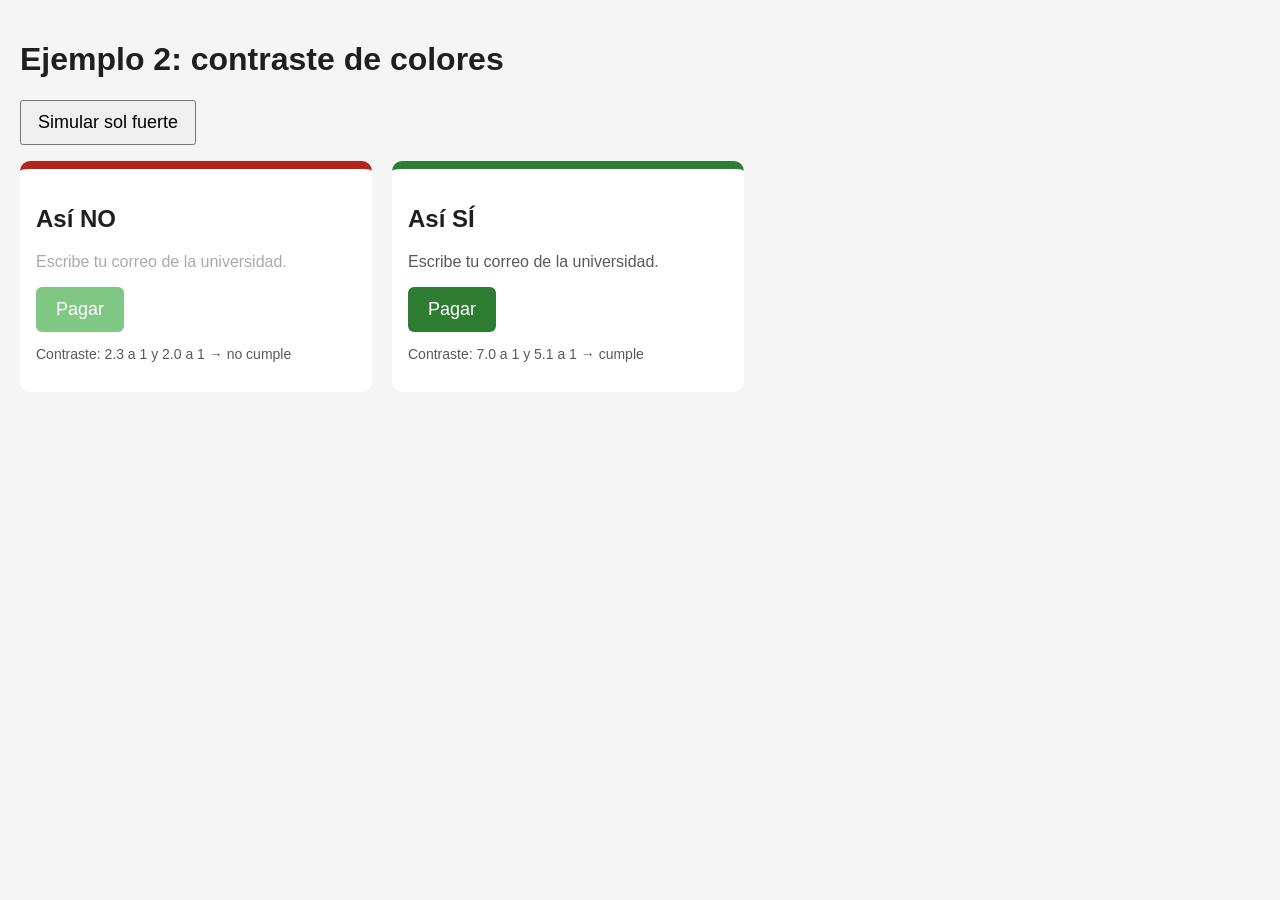
<file: ejercicio2.html>
<!DOCTYPE html>
<html lang="es">
<head>
	<meta charset="utf-8">
	<meta name="viewport" content="width=device-width, initial-scale=1">
	<title>Ejemplo 2 · Contraste de colores</title>
	<link rel="stylesheet" href="ejercicio2.css">
</head>
<body>
	<h1>Ejemplo 2: contraste de colores</h1>
	
	<button id="btn-sol">Simular sol fuerte</button>
	
	<div class="comparar" id="zona">
	
		<div class="tarjeta mal">
			<h2>Así NO</h2>
			<p class="ayuda">Escribe tu correo de la universidad.</p>
			<button class="boton">Pagar</button>
			<p class="nota">Contraste: 2.3 a 1 y 2.0 a 1 → no cumple</p>
		</div>
		
		<div class="tarjeta bien">
			<h2>Así SÍ</h2>
			<p class="ayuda">Escribe tu correo de la universidad.</p>
			<button class="boton">Pagar</button>
			<p class="nota">Contraste: 7.0 a 1 y 5.1 a 1 → cumple</p>
		</div>
		
	</div>
	
	<!-- ======== JavaScript: el comportamiento ======== -->
	<script src="ejercicio2.js"></script>
</body>
</html>
</file>
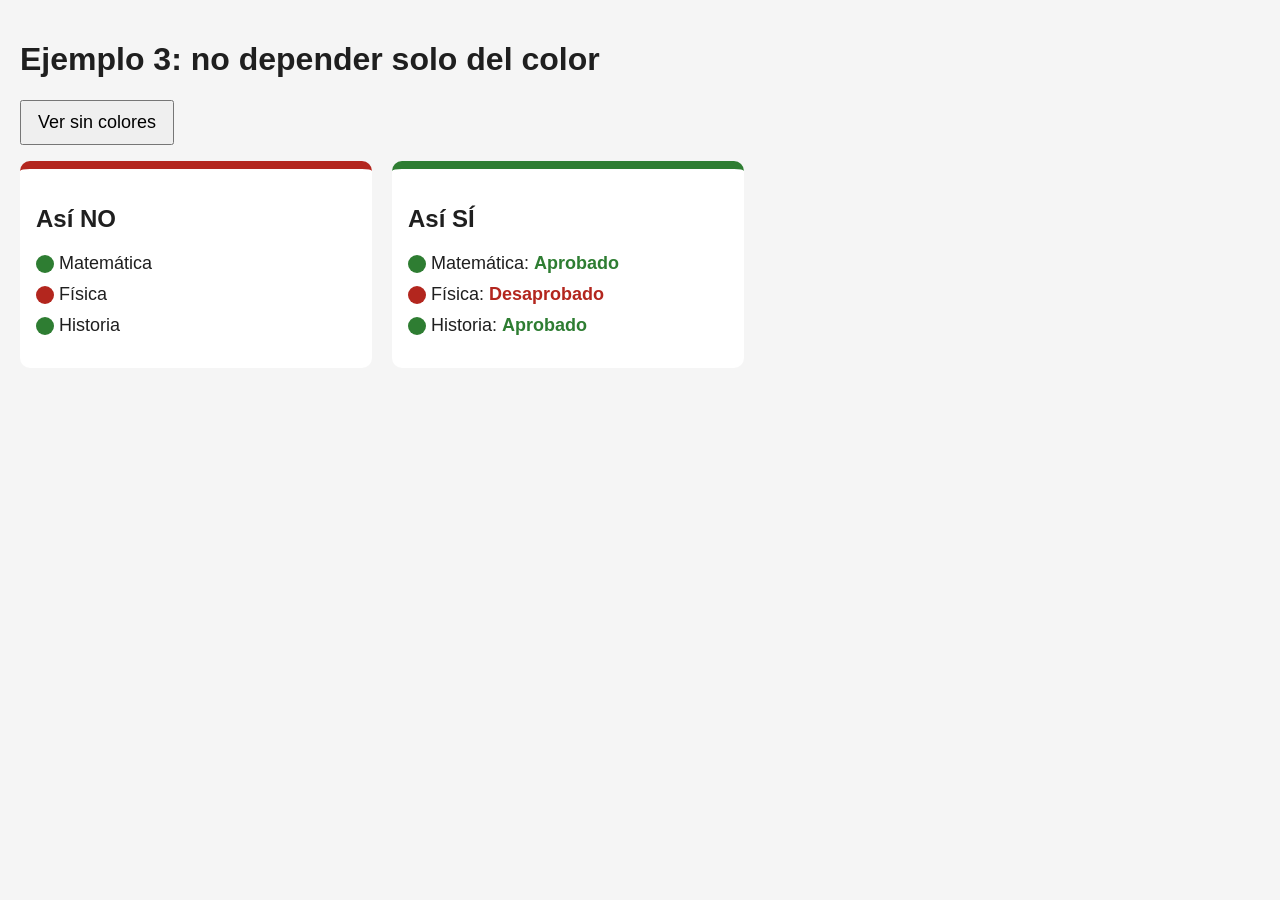
<file: ejercicio3.html>
<!DOCTYPE html>
<html lang="es">
<head>
	<meta charset="utf-8">
	<meta name="viewport" content="width=device-width, initial-scale=1">
	<title>Ejemplo 3 · No depender solo del color</title>
	<link rel="stylesheet" href="ejercicio3.css">
</head>
<body>
	<h1>Ejemplo 3: no depender solo del color</h1>
	
	<button id="btn-gris">Ver sin colores</button>
	 
	<div class="comparar" id="zona">
	
		<!--Así NO: solo un punto de color dice si aprobó -->
		<div class="tarjeta mal">
			<h2>
			 Así NO</h2>
			<ul>
			<li><span class="punto verde"></span> Matemática</li>
			<li><span class="punto rojo"></span> Física</li>
			<li><span class="punto verde"></span> Historia</li>
			</ul>
		</div>
		
		<!--Así SÍ: punto + icono + palabra -->
		<div class="tarjeta bien">
			<h2> Así SÍ</h2>
			<ul>
				<li><span class="punto verde"></span> Matemática: <span class="aprobado">Aprobado</span></li>
				<li><span class="punto rojo"></span> Física: <span class="desaprobado">Desaprobado</span></li>
				<li><span class="punto verde"></span> Historia: <span class="aprobado">Aprobado</span></li>
			</ul>
		</div>
	</div>
	
	<!-- ======== JavaScript: el comportamiento ======== -->
	<script src="ejercicio3.js"></script>
</body>
</html>
</file>
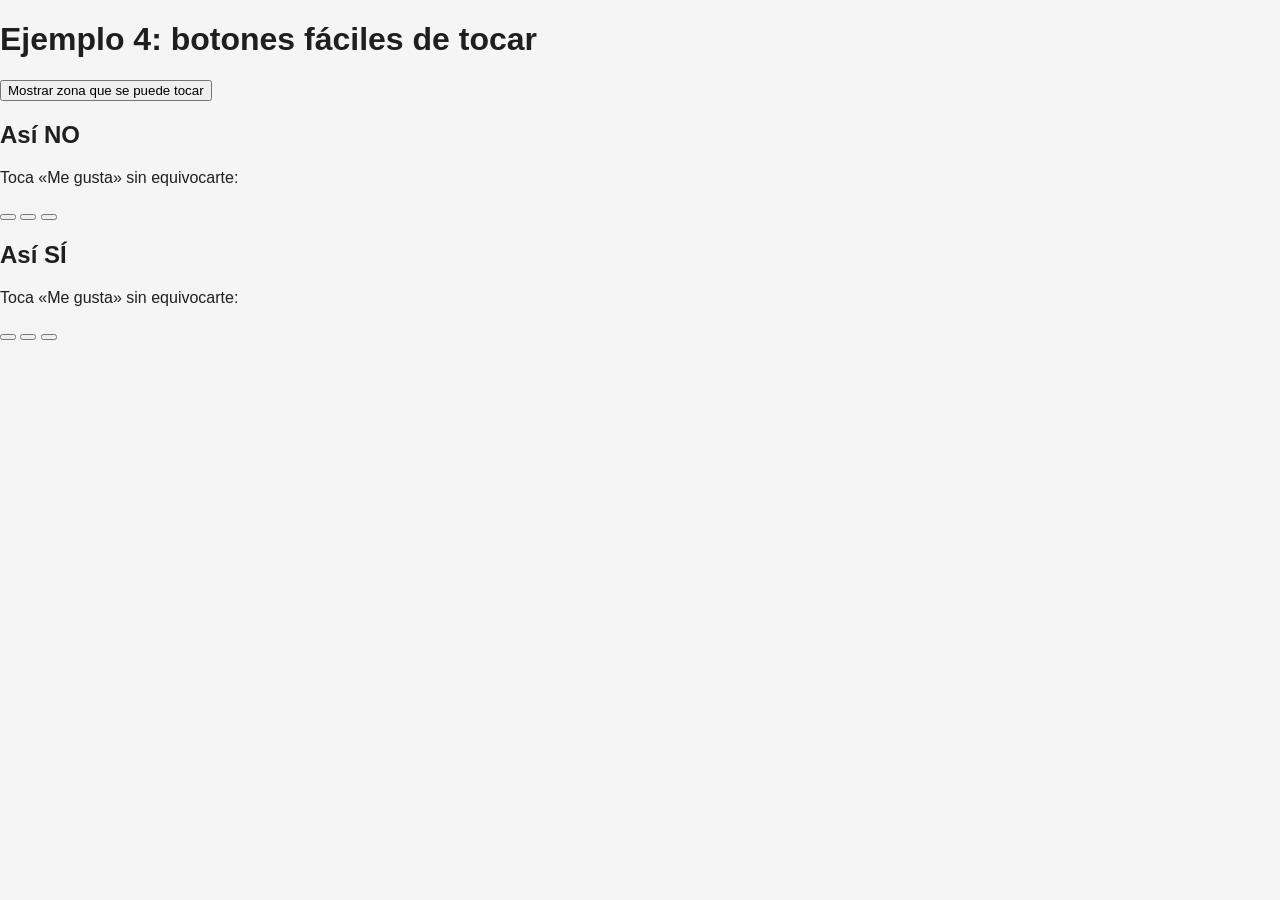
<file: ejercicio4.html>
<!DOCTYPE html>
<html lang="es">
<head>
	<meta charset="utf-8">
	<meta name="viewport" content="width=device-width, initial-scale=1">
	<title>Ejemplo 4 · Botones fáciles de tocar</title>
	<link rel="stylesheet" href="ejercicio4.css">
</head>
<body>
	<h1>Ejemplo 4: botones fáciles de tocar</h1>
	<button id="btn-zona">Mostrar zona que se puede tocar</button>

	<div class="comparar" id="zona">
	
		<div class="tarjeta mal">
			<h2>Así NO</h2>
			<p>Toca «Me gusta» sin equivocarte:</p>
			<button aria-label="Me gusta"> </button>
			<button aria-label="No me gusta"> </button>
			<button aria-label="Compartir"> </button>
			<p class="mensaje" id="mensaje-mal"></p>
		</div>
		
		<div class="tarjeta bien">
			<h2>Así SÍ</h2>
			<p>Toca «Me gusta» sin equivocarte:</p>
			<button aria-label="Me gusta"> </button>
			<button aria-label="No me gusta"> </button>
			<button aria-label="Compartir"> </button>
			<p class="mensaje" id="mensaje-bien"></p>
		</div>
	</div>
	
	<!-- ======== JavaScript: el comportamiento ======== -->
	<script src="ejercicio4.js"></script>
</body>
</html>
</file>
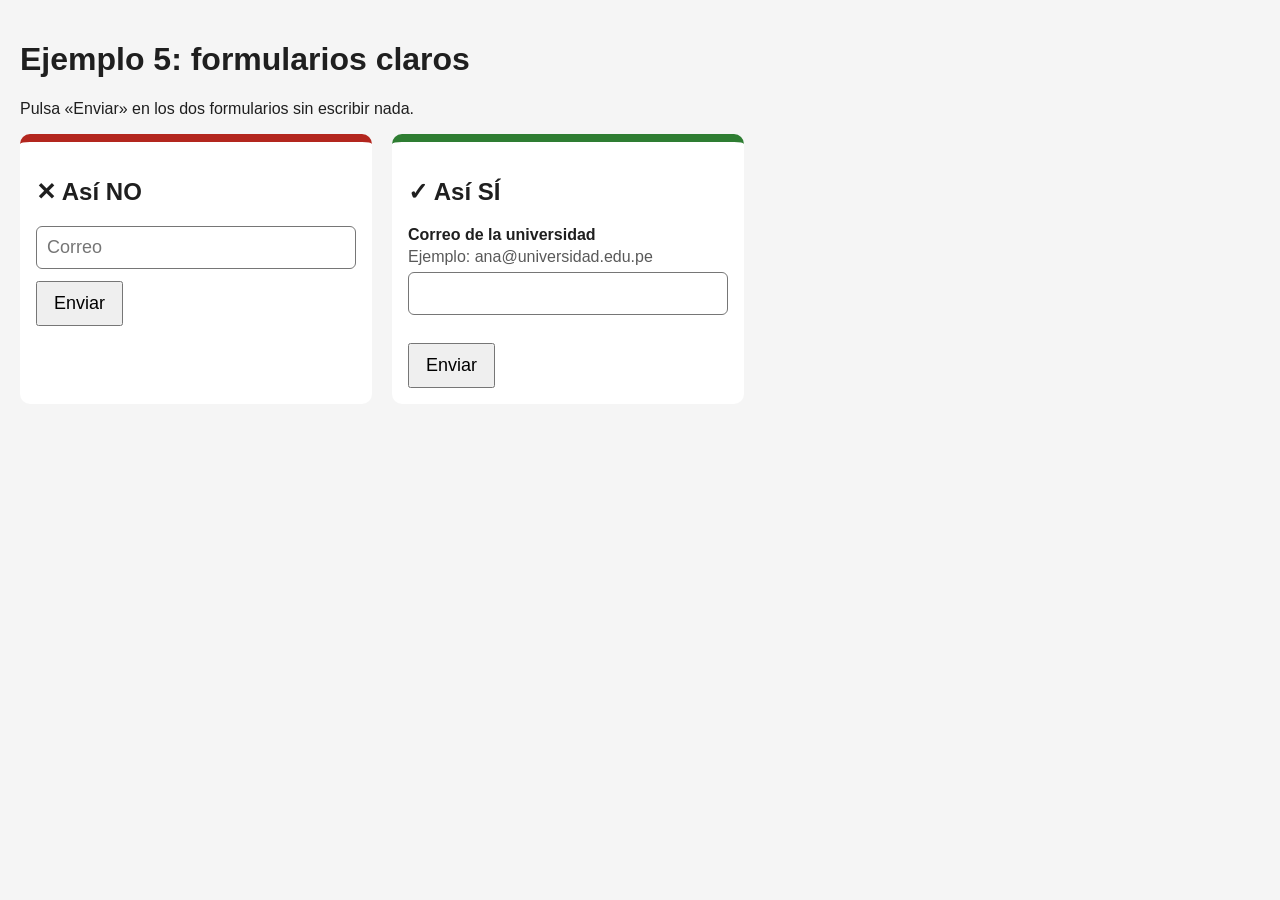
<file: ejercicio5.html>
<!DOCTYPE html>
<html lang="es">
<head>
	<meta charset="utf-8">
	<meta name="viewport" content="width=device-width, initial-scale=1">
	<title>Ejemplo 5 · Formularios claros</title>
	<link rel="stylesheet" href="ejercicio5.css">
</head>
<body>
	<h1>Ejemplo 5: formularios claros</h1>
	<p>Pulsa «Enviar» en los dos formularios sin escribir nada.</p>
	<div class="comparar">

		<!-- ✕ Así NO: sin etiqueta (solo un texto gris que desaparece) y el error es solo un borde rojo -->
		<div class="tarjeta mal">
			<h2>✕ Así NO</h2>
			<input id="correo-mal" placeholder="Correo">
			<button id="enviar-mal">Enviar</button>
		</div>
		
		<!-- ✓ Así SÍ: etiqueta visible, ayuda y mensaje de error en palabras -->
		<div class="tarjeta bien">
			<h2>✓ Así SÍ</h2>
			<label for="correo-bien">Correo de la universidad</label>
			<p class="ayuda" id="ayuda">Ejemplo: ana@universidad.edu.pe</p>
			<input id="correo-bien" type="email" aria-describedby="ayuda error">
			<p class="error" id="error"></p>
			<button id="enviar-bien">Enviar</button>
		</div>
	</div>
	
	<!-- ======== JavaScript: el comportamiento ======== -->
	<script src="ejercicio5.js"></script>
</body>
</html>
</file>
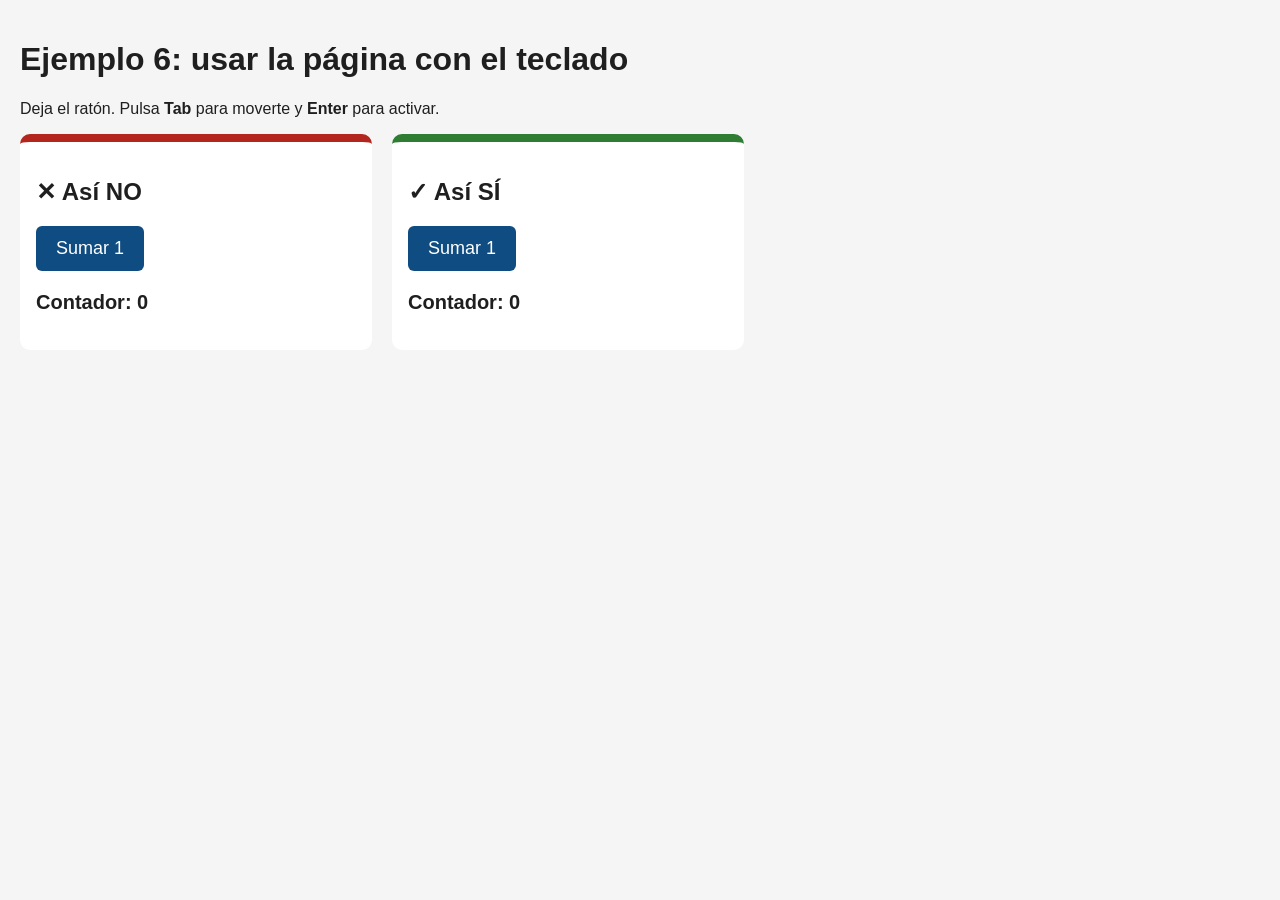
<file: ejercicio6.html>
<!DOCTYPE html>
<html lang="es">
<head>
	<meta charset="utf-8">
	<meta name="viewport" content="width=device-width, initial-scale=1">
	<title>Ejemplo 6 · Usar la página con el teclado</title>
	<link rel="stylesheet" href="ejercicio6.css">
</head>
<body>
	<h1>Ejemplo 6: usar la página con el teclado</h1>
	<p>Deja el ratón. Pulsa <b>Tab</b> para moverte y <b>Enter</b> para activar.</p>
	<div class="comparar">
		<!-- ✕ Así NO: un <div> pintado como botón. El teclado no llega hasta él. -->
		<div class="tarjeta mal">
			<h2>✕ Así NO</h2>
			<div class="falso-boton" id="boton-mal">Sumar 1</div>
			<p class="contador">Contador: <span id="cuenta-mal">0</span></p>
		</div>
		<!-- ✓ Así SÍ: un <button> de verdad. Funciona con ratón y con teclado. -->
		<div class="tarjeta bien">
			<h2>✓ Así SÍ</h2>
			<button id="boton-bien">Sumar 1</button>
			<p class="contador">Contador: <span id="cuenta-bien">0</span></p>
		</div>
	</div>
	
	<!-- ======== JavaScript: el comportamiento ======== -->
	<script src="ejercicio6.js"></script>
</body>
</html>
</file>
<file: ejercicio2.css>
body
 { font-family: Arial, sans-serif; background: #F5F5F5; color: #1F1F1F; margin: 0; padding: 20px; }
.comparar { display: flex; flex-wrap: wrap; gap: 20px; }
.tarjeta { background: white; border-radius: 10px; padding: 16px; width: 320px; }
.mal
 { border-top: 8px solid #B3261E; }
.bien
 { border-top: 8px solid #2E7D32; }
.boton
 { font-size: 18px; padding: 12px 20px; border: 0; border-radius: 6px; color: #FFFFFF; }
.nota
 { font-size: 14px; color: #595959; }
/* ✕ Así NO: colores claros, poco contraste */
.mal .ayuda
 { color: #AAAAAA; }
 /* gris claro sobre blanco: 2.3 a 1 */
.mal .boton
 { background: #81C784; }
 /* verde claro con texto blanco: 2.0 a 1 */
/* ✓ Así SÍ: colores oscuros, buen contraste */
.bien .ayuda { color: #595959; }
 /* gris oscuro sobre blanco: 7.0 a 1 */
.bien .boton { background: #2E7D32; }
 /* verde oscuro con texto blanco: 5.1 a 1 */
/* Simula una pantalla vista bajo el sol: todo se ve más claro */
.sol .tarjeta { filter: contrast(0.5) brightness(1.4); }
#btn-sol { font-size: 18px; padding: 10px 16px; margin-bottom: 16px; cursor: pointer; }
</file>
<file: ejercicio3.css>
body
 { font-family: Arial, sans-serif; background: #F5F5F5; color: #1F1F1F; margin: 0; padding: 20px; }
.comparar { display: flex; flex-wrap: wrap; gap: 20px; }
.tarjeta { background: white; border-radius: 10px; padding: 16px; width: 320px; }
.mal
 { border-top: 8px solid #B3261E; }
.bien
 { border-top: 8px solid #2E7D32; }
li
 { font-size: 18px; margin: 10px 0; list-style: none; }
ul
 { padding: 0; }
/* Un círculo de color */
.punto
 { display: inline-block; width: 18px; height: 18px; border-radius: 50%; vertical-align: middle; }
.verde
 { background: #2E7D32; }
.rojo
 { background: #B3261E; }
/* Texto del estado, en negrita y del mismo color que el punto */
.aprobado
 { color: #2E7D32; font-weight: bold; }
.desaprobado { color: #B3261E; font-weight: bold; }
/* Simulación: así ve la página una persona que no distingue colores */
.sin-color { filter: grayscale(1); }
#btn-gris { font-size: 18px; padding: 10px 16px; margin-bottom: 16px; cursor: pointer; }
</file>
<file: ejercicio4.css>
body
 { font-family: Arial, sans-serif; background: #F5F5F5; color: #1F1F1F; margin: 0; padding:.comparar { display: flex; flex-wrap: wrap; gap: 20px; }
.tarjeta { background: white; border-radius: 10px; padding: 16px; width: 320px; }
.mal
 { border-top: 8px solid #B3261E; }
.bien
 { border-top: 8px solid #2E7D32; }
.mensaje { font-size: 18px; font-weight: bold; min-height: 24px; }
/* ✕ Así NO: botones de 16 px, pegados uno al otro */
.mal button { width: 16px; height: 16px; font-size: 10px; padding: 0; margin: 0; }
/* ✓ Así SÍ: botones de 48 px con 12 px de separación */
.bien button { width: 48px; height: 48px; font-size: 22px; margin-right: 12px; }
/* Al activar el modo "ver zona", se dibuja el borde del área que se puede tocar */
.ver-zona .tarjeta button { outline: 3px dashed #1A4FD6; }
#btn-zona { font-size: 18px; padding: 10px 16px; margin-bottom: 16px; cursor: pointer; }
</file>
<file: ejercicio5.css>
body
 { font-family: Arial, sans-serif; background: #F5F5F5; color: #1F1F1F; margin: 0; padding: 20px; }
.comparar { display: flex; flex-wrap: wrap; gap: 20px; }
.tarjeta { background: white; border-radius: 10px; padding: 16px; width: 320px; }
.mal
 { border-top: 8px solid #B3261E; }
.bien
 { border-top: 8px solid #2E7D32; }
label
 { display: block; font-weight: bold; margin-bottom: 4px; }
input
 { width: 100%; box-sizing: border-box; font-size: 18px; padding: 10px; border: 1px solid #767676;
border-radius: 6px; }
button
 { font-size: 18px; padding: 10px 16px; margin-top: 12px; cursor: pointer; }
.ayuda
 { color: #595959; margin: 0 0 6px; }
.con-error { border: 3px solid #B3261E; }
 /* borde rojo grueso */
.error
 { color: #B3261E; font-weight: bold; }
 /* texto del error */
.exito
 { color: #2E7D32; font-weight: bold; }
</file>
<file: ejercicio6.css>
body
 { font-family: Arial, sans-serif; background: #F5F5F5; color: #1F1F1F; margin: 0; padding: 20px; }
.comparar { display: flex; flex-wrap: wrap; gap: 20px; }
.tarjeta { background: white; border-radius: 10px; padding: 16px; width: 320px; }
.mal
 { border-top: 8px solid #B3261E; }
.bien
 { border-top: 8px solid #2E7D32; }
.contador { font-size: 20px; font-weight: bold; }
/* Los dos "botones" se ven iguales */
.falso-boton, button {
display: inline-block; font-size: 18px; padding: 12px 20px;
background: #0F4C81; color: #FFFFFF; border: 0; border-radius: 6px; cursor: pointer;
}
/*
 Así NO: se borra el borde que indica dónde está el teclado */
.mal *:focus { outline: none; }
/*
 Así SÍ: un borde naranja grueso muestra dónde está el teclado */
.bien button:focus-visible { outline: 4px solid #F4B400; outline-offset: 3px; }
</file>
